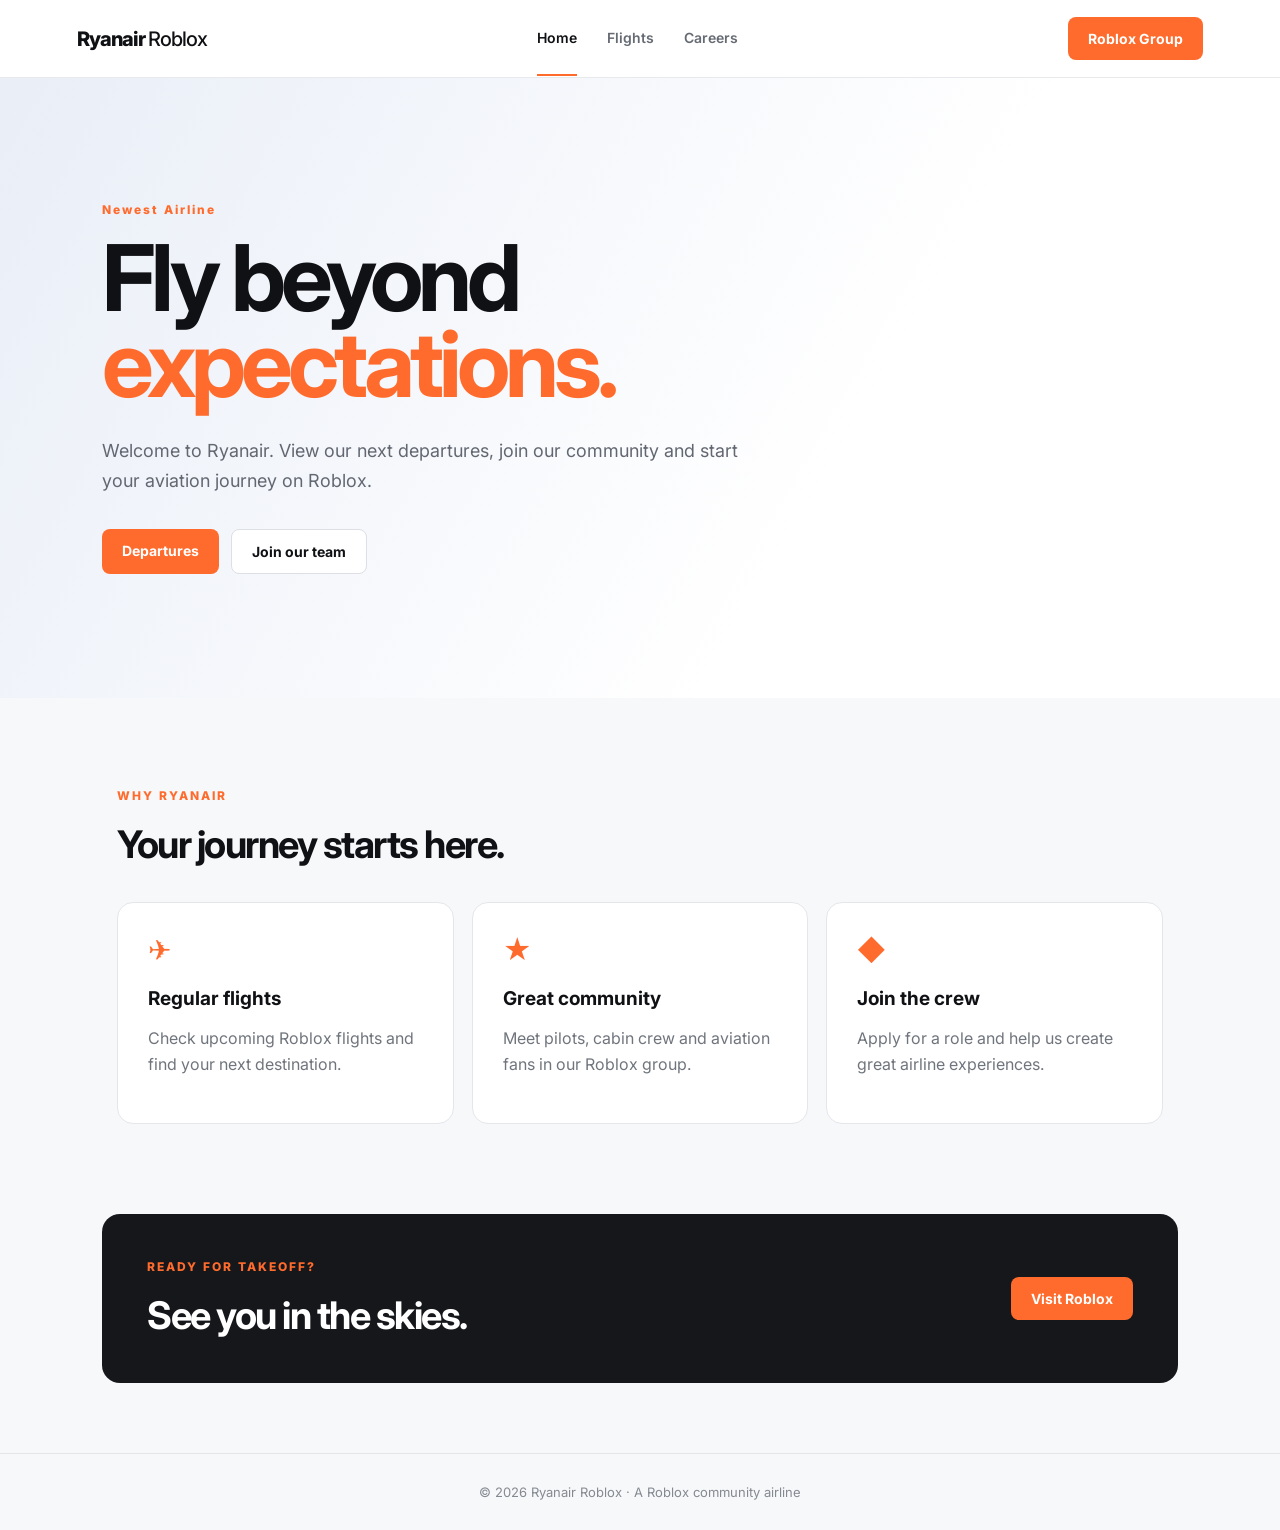
<file: index.html>
<!DOCTYPE html>
<html lang="en">
<head>
  <meta charset="UTF-8">
  <meta name="viewport" content="width=device-width, initial-scale=1.0">
  <title>Ryanair Roblox | Roblox Airline</title>
  <link rel="stylesheet" href="style.css">
</head>
<body>
  <header class="navbar">
    <a class="brand" href="index.html">Ryanair <span>Roblox</span></a>
    <nav>
      <a class="active" href="index.html">Home</a>
      <a href="flights.html">Flights</a>
      <a href="apply.html">Careers</a>
    </nav>
    <a class="nav-button" href="https://www.roblox.com/" target="_blank">Roblox Group</a>
  </header>

  <main>
    <section class="hero">
      <div class="hero-content">
        <p class="eyebrow">Newest Airline</p>
        <h1>Fly beyond<br><span>expectations.</span></h1>
        <p class="hero-text">Welcome to Ryanair. View our next departures, join our community and start your aviation journey on Roblox.</p>
        <div class="actions">
          <a class="button primary" href="flights.html">Departures</a>
          <a class="button secondary" href="apply.html">Join our team</a>
        </div>
      </div>
    </section>

    <section class="section">
      <p class="eyebrow">WHY RYANAIR</p>
      <h2>Your journey starts here.</h2>
      <div class="cards">
        <article class="card"><div class="icon">✈</div><h3>Regular flights</h3><p>Check upcoming Roblox flights and find your next destination.</p></article>
        <article class="card"><div class="icon">★</div><h3>Great community</h3><p>Meet pilots, cabin crew and aviation fans in our Roblox group.</p></article>
        <article class="card"><div class="icon">◆</div><h3>Join the crew</h3><p>Apply for a role and help us create great airline experiences.</p></article>
      </div>
    </section>

    <section class="cta">
      <div><p class="eyebrow">READY FOR TAKEOFF?</p><h2>See you in the skies.</h2></div>
      <a class="button primary" href="https://www.roblox.com/" target="_blank">Visit Roblox</a>
    </section>
  </main>

  <footer>© 2026 Ryanair Roblox · A Roblox community airline</footer>
</body>
</html>
</file>
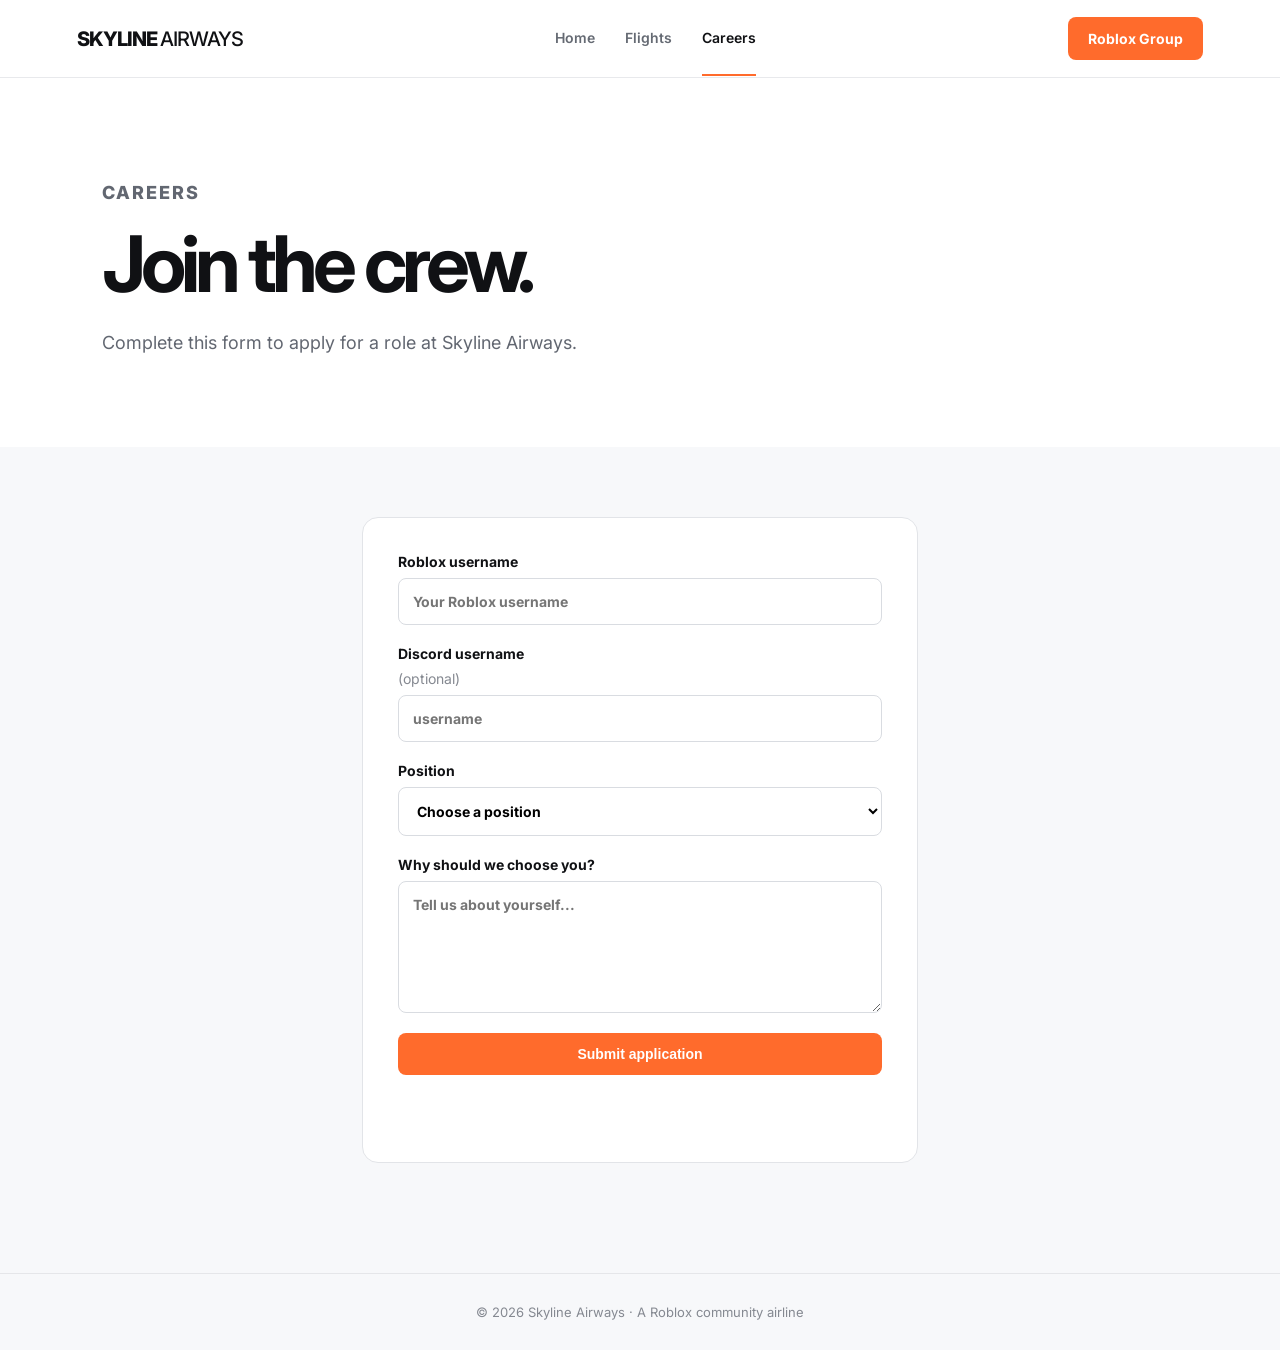
<file: apply.html>
<!DOCTYPE html>
<html lang="en">
<head>
  <meta charset="UTF-8">
  <meta name="viewport" content="width=device-width, initial-scale=1.0">
  <title>Careers | Skyline Airways</title>
  <link rel="stylesheet" href="style.css">
</head>
<body>
  <header class="navbar">
    <a class="brand" href="index.html">SKYLINE <span>AIRWAYS</span></a>
    <nav><a href="index.html">Home</a><a href="flights.html">Flights</a><a class="active" href="apply.html">Careers</a></nav>
    <a class="nav-button" href="https://www.roblox.com/" target="_blank">Roblox Group</a>
  </header>

  <main>
    <section class="page-header">
      <p class="eyebrow">CAREERS</p>
      <h1>Join the crew.</h1>
      <p>Complete this form to apply for a role at Skyline Airways.</p>
    </section>

    <section class="form-section">
      <form id="applicationForm">
        <label>Roblox username<input name="username" required placeholder="Your Roblox username"></label>
        <label>Discord username <span class="optional">(optional)</span><input name="discord" placeholder="username"></label>
        <label>Position<select name="position" required>
          <option value="">Choose a position</option>
          <option>Pilot</option>
          <option>Cabin Crew</option>
          <option>Airport Staff</option>
          <option>Management</option>
        </select></label>
        <label>Why should we choose you?<textarea name="reason" required rows="6" placeholder="Tell us about yourself..."></textarea></label>
        <button class="button primary" type="submit">Submit application</button>
        <p id="formMessage" class="form-message"></p>
      </form>
    </section>
  </main>

  <footer>© 2026 Skyline Airways · A Roblox community airline</footer>

  <script>
    document.getElementById("applicationForm").addEventListener("submit", function(event) {
      event.preventDefault();
      document.getElementById("formMessage").textContent =
        "Thanks! The demo form works, but it is not connected to a database yet. Connect it to a form service or your own backend before going live.";
    });
  </script>
</body>
</html>
</file>
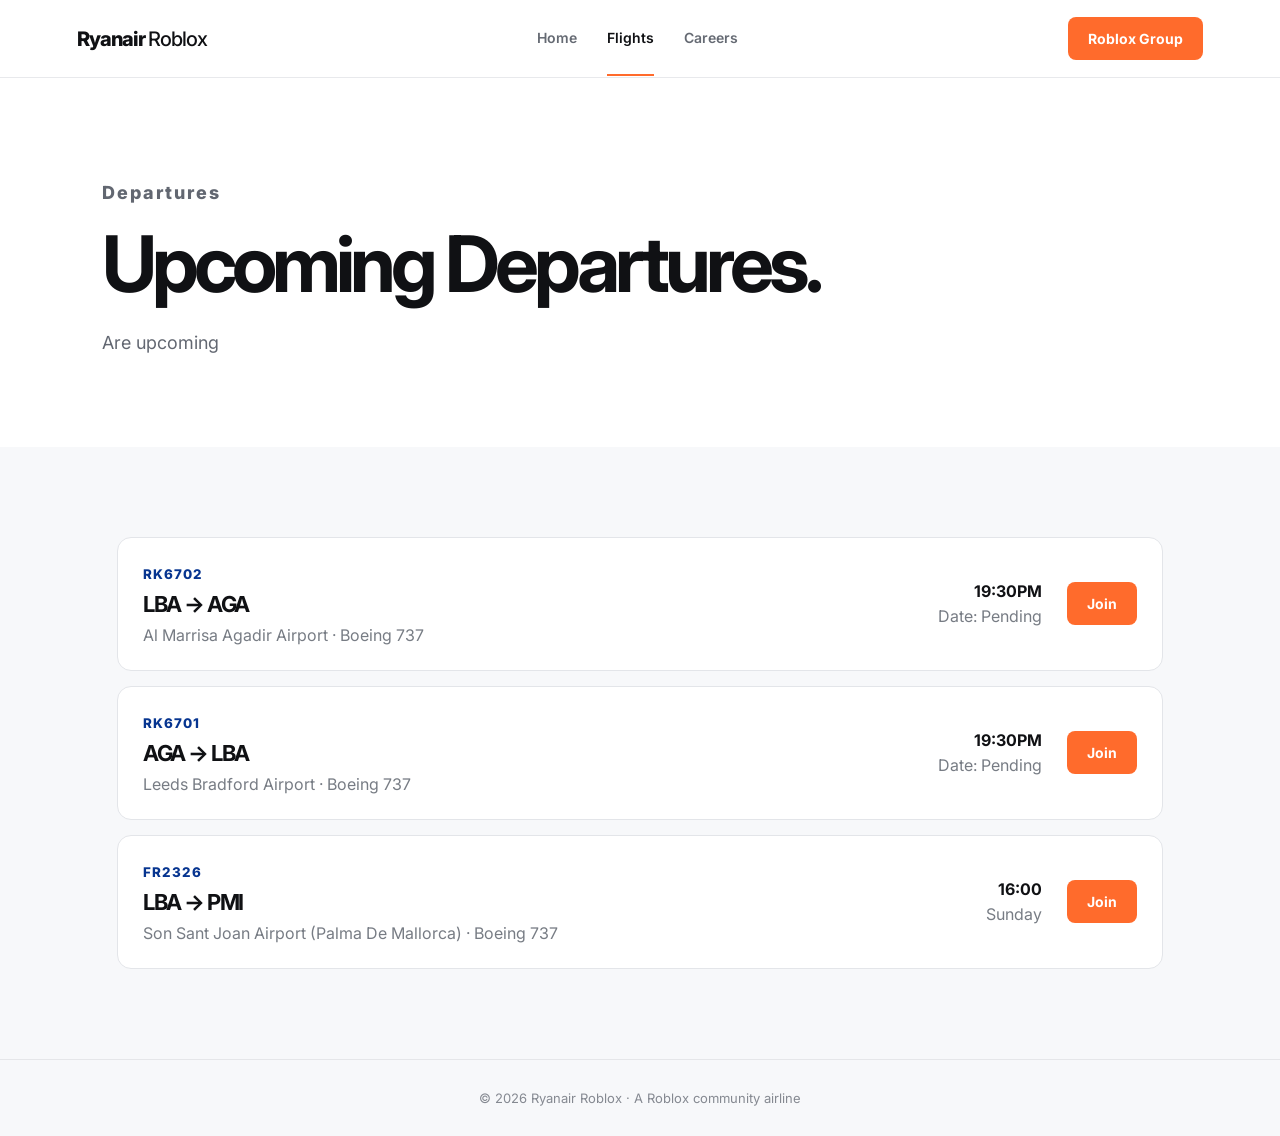
<file: flights.html>
<!DOCTYPE html>
<html lang="en">
<head>
  <meta charset="UTF-8">
  <meta name="viewport" content="width=device-width, initial-scale=1.0">
  <title>Flights | Ryanair</title>
  <link rel="stylesheet" href="style.css">
</head>
<body>
  <header class="navbar">
    <a class="brand" href="index.html">Ryanair <span>Roblox</span></a>
    <nav><a href="index.html">Home</a><a class="active" href="flights.html">Flights</a><a href="apply.html">Careers</a></nav>
    <a class="nav-button" href="https://www.roblox.com/" target="_blank">Roblox Group</a>
  </header>

  <main>
    <section class="page-header">
      <p class="eyebrow">Departures</p>
      <h1>Upcoming Departures.</h1>
      <p>Are upcoming </p>
    </section>

    <section class="section">
      <div class="flight-list">
        <article class="flight">
          <div><small>RK6702</small><h2>LBA → AGA</h2><p>Al Marrisa Agadir Airport · Boeing 737</p></div>
          <div class="flight-time"><strong>19:30PM</strong><span>Date: Pending</span></div>
          <a class="button primary" href="https://www.roblox.com/" target="_blank">Join</a>
        </article>
        <article class="flight">
          <div><small>RK6701</small><h2>AGA → LBA</h2><p>Leeds Bradford Airport · Boeing 737</p></div>
          <div class="flight-time"><strong>19:30PM</strong><span>Date: Pending</span></div>
          <a class="button primary" href="https://www.roblox.com/" target="_blank">Join</a>
        </article>
        <article class="flight">
          <div><small>FR2326</small><h2>LBA → PMI</h2><p> Son Sant Joan Airport (Palma De Mallorca) · Boeing 737</p></div>
          <div class="flight-time"><strong>16:00</strong><span>Sunday</span></div>
          <a class="button primary" href="https://www.roblox.com/" target="_blank">Join</a>
        </article>
      </div>
    </section>
  </main>
  <footer>© 2026 Ryanair Roblox · A Roblox community airline</footer>
</body>
</html>
</file>
<file: style.css>
@import url('https://fonts.googleapis.com/css2?family=Inter:wght@400;500;600;700;800&display=swap');

* { box-sizing: border-box; }
body { margin: 0; font-family: Inter, Arial, sans-serif; color: #101114; background: #f7f8fa; }
a { color: inherit; text-decoration: none; }
.navbar { height: 78px; display: flex; align-items: center; justify-content: space-between; padding: 0 6%; background: white; border-bottom: 1px solid #e8e9ec; position: sticky; top: 0; z-index: 10; }
.brand { font-weight: 800; letter-spacing: -1px; font-size: 20px; }
.brand span { font-weight: 500; }
nav { display: flex; gap: 30px; }
nav a { color: #656a73; font-size: 14px; font-weight: 600; padding: 28px 0; border-bottom: 2px solid transparent; }
nav a:hover, nav a.active { color: #101114; border-bottom-color: #ff6b2c; }
.nav-button, .button { display: inline-block; border-radius: 8px; padding: 13px 20px; font-weight: 700; font-size: 14px; border: 0; cursor: pointer; }
.nav-button, .primary { background: #ff6b2c; color: white; }
.secondary { background: white; border: 1px solid #dddfe4; }
.hero { min-height: 620px; display: flex; align-items: center; padding: 80px 8%; background: linear-gradient(120deg, #e9eef7, #fff 65%); }
.hero-content { max-width: 720px; }
.eyebrow { font-size: 12px; letter-spacing: 2px; font-weight: 800; color: #ff6b2c; margin: 0 0 18px; }
h1 { font-size: clamp(50px, 8vw, 92px); line-height: .94; letter-spacing: -5px; margin: 0 0 28px; }
h1 span { color: #ff6b2c; }
h2 { font-size: 38px; letter-spacing: -1.5px; margin: 0 0 35px; }
.hero-text, .page-header p { max-width: 650px; color: #626771; font-size: 18px; line-height: 1.7; }
.actions { display: flex; gap: 12px; margin-top: 32px; }
.section { padding: 90px 8%; max-width: 1250px; margin: auto; }
.cards { display: grid; grid-template-columns: repeat(3, 1fr); gap: 18px; }
.card { background: white; border: 1px solid #e4e6ea; border-radius: 16px; padding: 30px; }
.icon { font-size: 28px; margin-bottom: 20px; color: #ff6b2c; }
.card h3 { margin: 0 0 10px; font-size: 19px; }
.card p { color: #70757d; line-height: 1.6; }
.cta { margin: 0 8% 70px; padding: 45px; border-radius: 18px; background: #15171b; color: white; display: flex; align-items: center; justify-content: space-between; }
.cta h2 { margin: 0; }
.page-header { padding: 100px 8% 70px; background: white; }
.page-header h1 { font-size: clamp(50px, 7vw, 78px); }
.flight-list { display: grid; gap: 15px; }
.flight { background: white; border: 1px solid #e3e5e9; border-radius: 14px; padding: 25px; display: grid; grid-template-columns: 1fr auto auto; gap: 25px; align-items: center; }
.flight small { color: #073590; font-weight: 800; letter-spacing: 1px; }
.flight h2 { font-size: 22px; margin: 8px 0; }
.flight p, .flight-time span { color: #777c84; margin: 0; }
.flight-time { text-align: right; display: grid; gap: 5px; }
.form-section { max-width: 760px; margin: auto; padding: 70px 8% 110px; }
form { background: white; padding: 35px; border: 1px solid #e2e4e8; border-radius: 16px; display: grid; gap: 20px; }
label { display: grid; gap: 8px; font-size: 14px; font-weight: 700; }
input, select, textarea { width: 100%; border: 1px solid #d9dce1; border-radius: 8px; padding: 14px; font: inherit; background: white; }
textarea { resize: vertical; }
.optional { color: #858991; font-weight: 400; }
.form-message { color: #087443; font-weight: 600; line-height: 1.5; }
footer { text-align: center; padding: 30px; color: #858991; font-size: 13px; border-top: 1px solid #e5e6e9; }
@media (max-width: 750px) {
  .navbar { padding: 0 5%; }
  nav { gap: 14px; }
  nav a { font-size: 12px; }
  .nav-button { display: none; }
  .hero { min-height: 560px; padding: 60px 7%; }
  h1 { letter-spacing: -3px; }
  .cards { grid-template-columns: 1fr; }
  .cta { margin: 0 5% 50px; padding: 30px; display: grid; gap: 25px; }
  .flight { grid-template-columns: 1fr; }
  .flight-time { text-align: left; }
}
</file>
